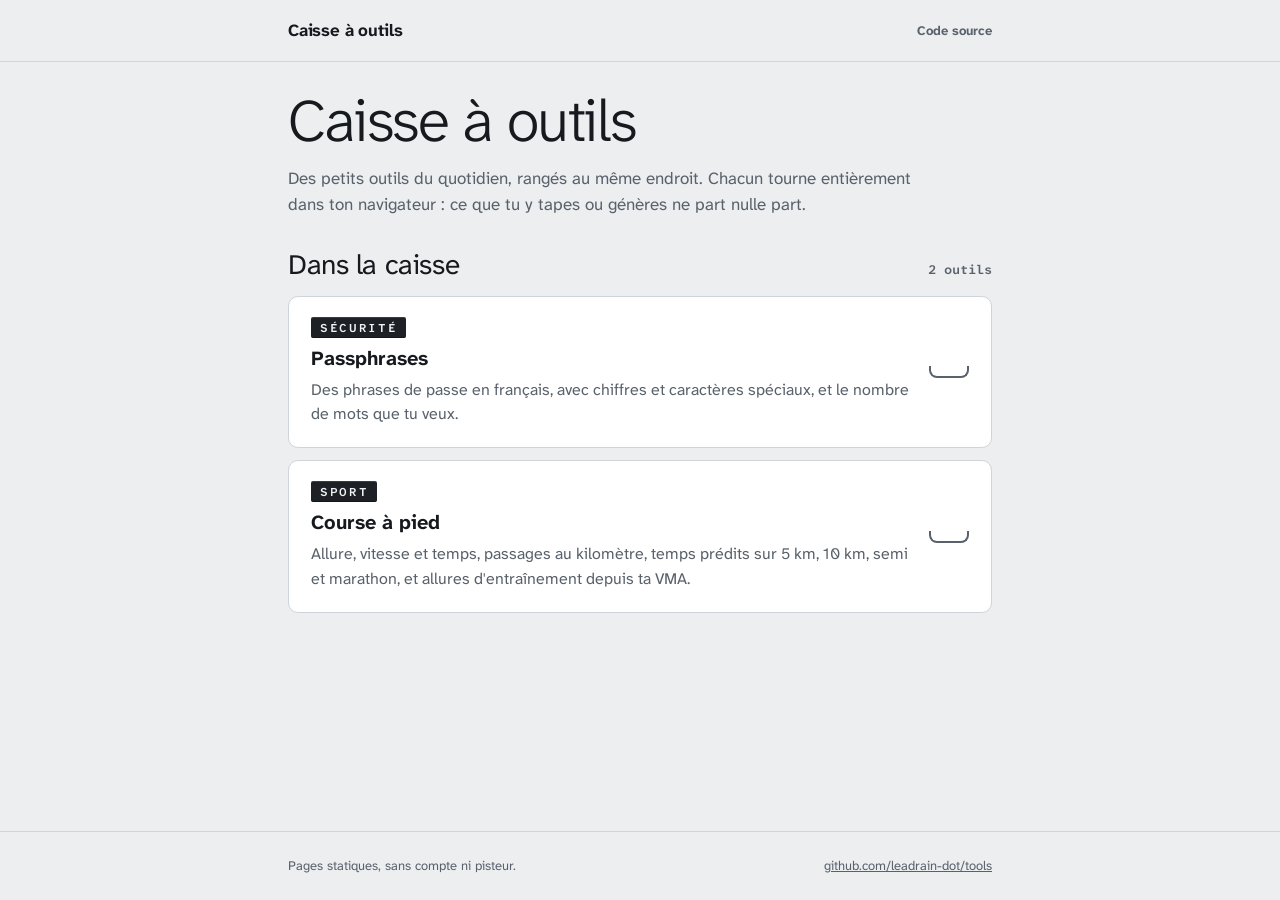
<file: index.html>
<!doctype html>
<html lang="fr">
<head>
<meta charset="utf-8">
<meta name="viewport" content="width=device-width, initial-scale=1">
<title>Caisse à outils</title>
<meta name="description" content="Petits outils du quotidien qui tournent entièrement dans le navigateur.">
<link rel="icon" href="assets/favicon.svg" type="image/svg+xml">
<link rel="preconnect" href="https://fonts.googleapis.com">
<link rel="preconnect" href="https://fonts.gstatic.com" crossorigin>
<link rel="stylesheet" href="https://fonts.googleapis.com/css2?family=Atkinson+Hyperlegible+Mono:wght@400;600&family=Atkinson+Hyperlegible+Next:wght@300;400;500;700&display=swap">
<link rel="stylesheet" href="assets/site.css">
<style>
  .drawer-head {
    display: flex;
    align-items: baseline;
    justify-content: space-between;
    gap: 16px;
    margin-bottom: 14px;
  }

  .drawer-count {
    color: var(--muted);
    font: 600 var(--step--1) / 1 var(--f-mono);
  }

  .drawers {
    display: grid;
    gap: 12px;
    margin: 0;
    padding: 0;
    list-style: none;
  }

  .drawer {
    display: grid;
    grid-template-columns: minmax(0, 1fr) auto;
    align-items: center;
    gap: 16px;
    padding: 20px 22px;
    border: 1px solid var(--line);
    border-radius: var(--radius);
    background: var(--surface);
    text-decoration: none;
    transition: border-color 0.15s, transform 0.15s;
  }

  .drawer:hover {
    border-color: var(--ink);
    transform: translateY(-1px);
  }

  .drawer-body {
    display: grid;
    justify-items: start;
    gap: 8px;
    min-width: 0;
  }

  .drawer-name {
    font-size: var(--step-1);
    font-weight: 700;
    line-height: 1.2;
  }

  .drawer-desc {
    color: var(--muted);
  }

  /* La poignée du tiroir */
  .drawer-pull {
    width: 40px;
    height: 12px;
    border: 2px solid var(--muted);
    border-top: 0;
    border-radius: 0 0 8px 8px;
    transition: border-color 0.15s;
  }

  .drawer:hover .drawer-pull { border-color: var(--ink); }
</style>
</head>
<body>

<header class="site-header">
  <div class="wrap">
    <a class="wordmark" href="./">Caisse à outils</a>
    <nav class="site-nav" aria-label="Liens"><a href="https://github.com/leadrain-dot/tools">Code source</a></nav>
  </div>
</header>

<main class="wrap">
  <div class="page-intro">
    <h1>Caisse à outils</h1>
    <p class="lede">Des petits outils du quotidien, rangés au même endroit. Chacun tourne entièrement dans ton navigateur : ce que tu y tapes ou génères ne part nulle part.</p>
  </div>

  <section aria-labelledby="drawers-title">
    <div class="drawer-head">
      <h2 class="section-title" id="drawers-title">Dans la caisse</h2>
      <span class="drawer-count" id="drawer-count">1 outil</span>
    </div>
    <ul class="drawers" id="drawers">
      <li>
        <a class="drawer" href="passphrase/">
          <span class="drawer-body">
            <span class="tape">Sécurité</span>
            <span class="drawer-name">Passphrases</span>
            <span class="drawer-desc">Des phrases de passe en français, avec chiffres et caractères spéciaux, et le nombre de mots que tu veux.</span>
          </span>
          <span class="drawer-pull" aria-hidden="true"></span>
        </a>
      </li>
      <li>
        <a class="drawer" href="course/">
          <span class="drawer-body">
            <span class="tape">Sport</span>
            <span class="drawer-name">Course à pied</span>
            <span class="drawer-desc">Allure, vitesse et temps, passages au kilomètre, temps prédits sur 5 km, 10 km, semi et marathon, et allures d'entraînement depuis ta VMA.</span>
          </span>
          <span class="drawer-pull" aria-hidden="true"></span>
        </a>
      </li>
    </ul>
  </section>
</main>

<footer class="site-footer">
  <div class="wrap">
    <p>Pages statiques, sans compte ni pisteur.</p>
    <p><a href="https://github.com/leadrain-dot/tools">github.com/leadrain-dot/tools</a></p>
  </div>
</footer>

<script>
  // Le compteur suit la liste, pour ne pas l'oublier en ajoutant un outil.
  const n = document.querySelectorAll('#drawers > li').length;
  document.getElementById('drawer-count').textContent = n + (n > 1 ? ' outils' : ' outil');
</script>
</body>
</html>
</file>
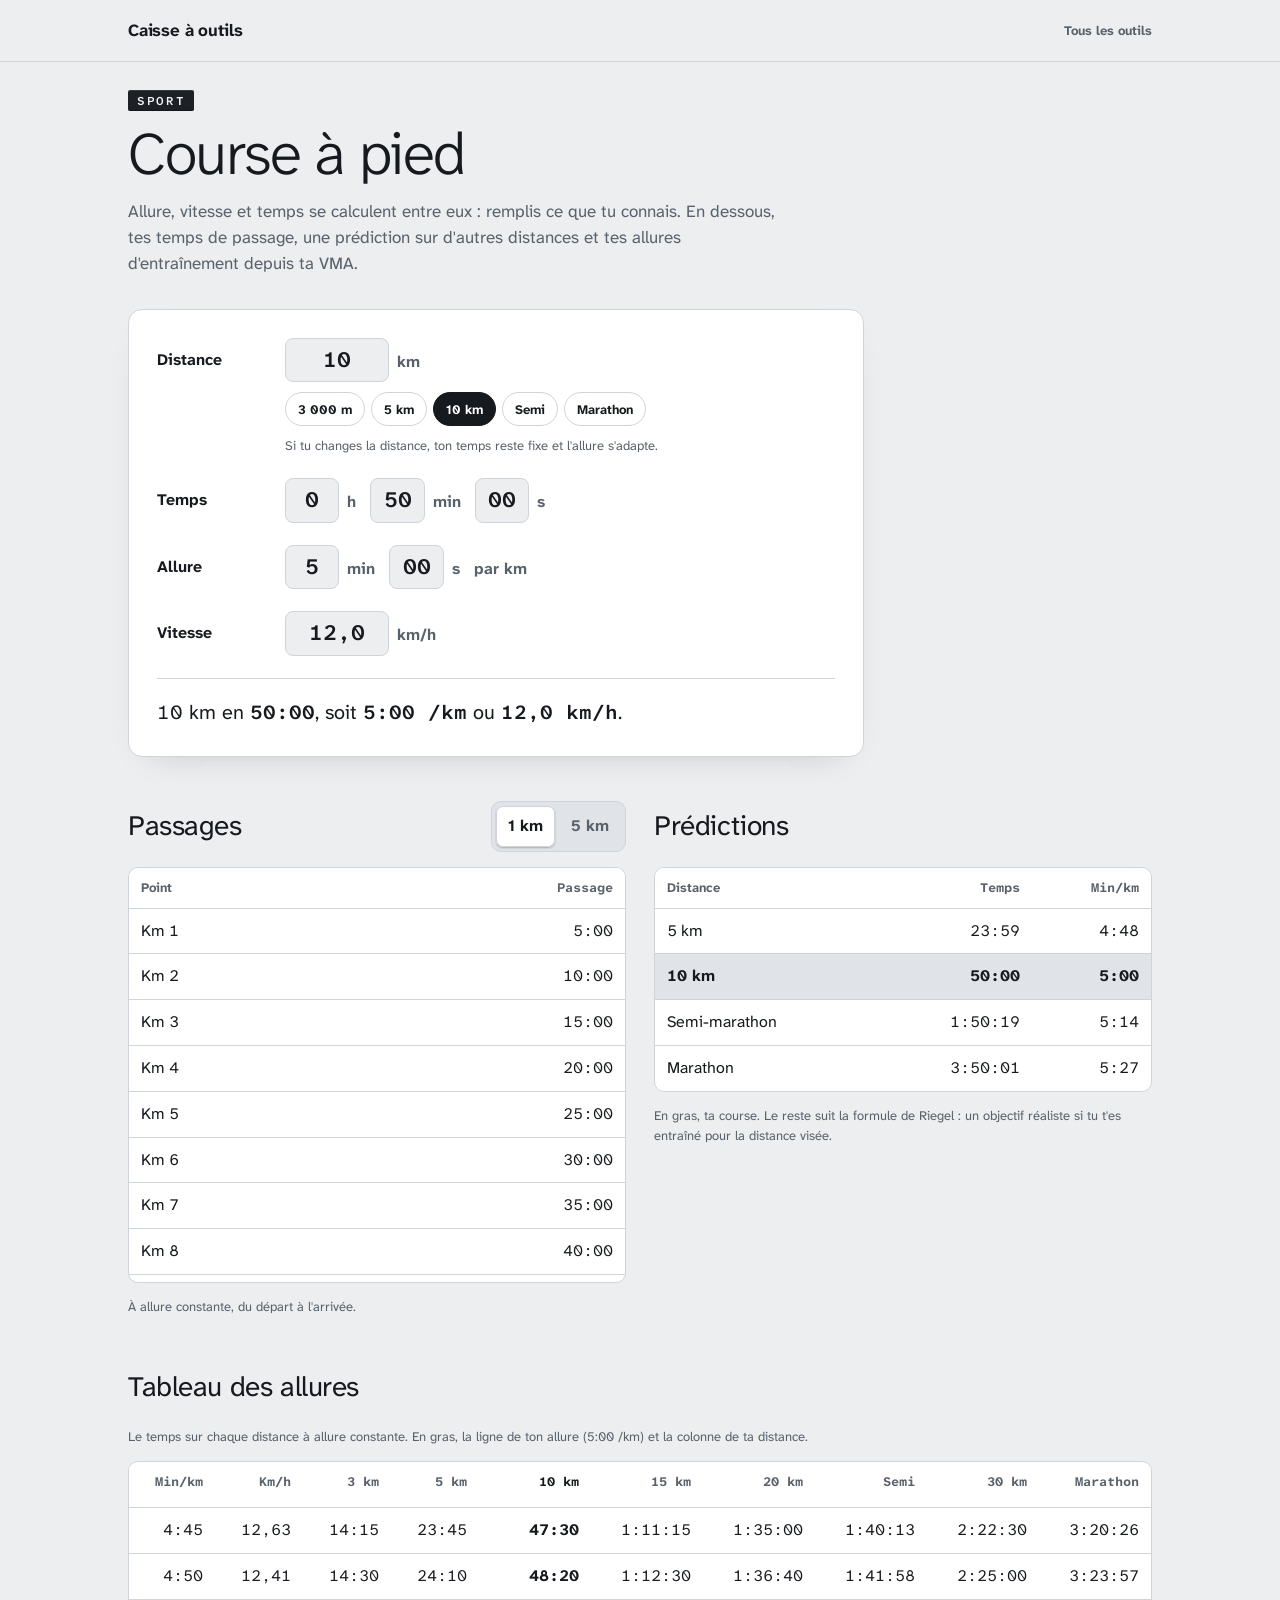
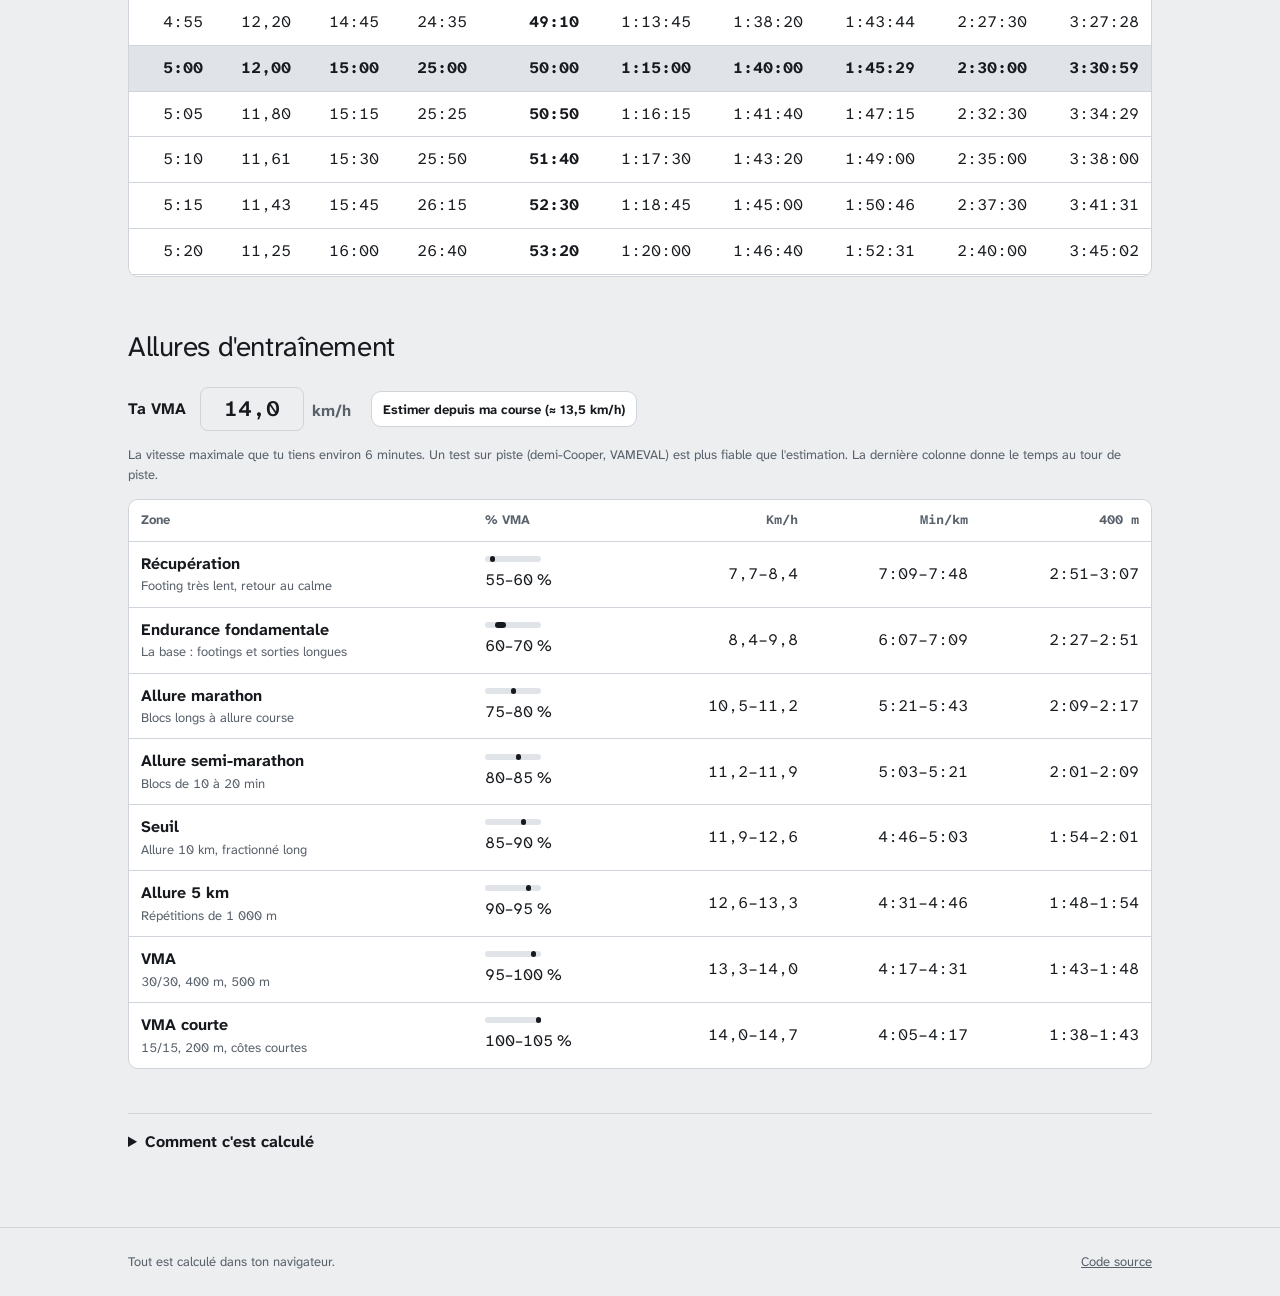
<file: course/index.html>
<!doctype html>
<html lang="fr">
<head>
<meta charset="utf-8">
<meta name="viewport" content="width=device-width, initial-scale=1">
<title>Course à pied · Caisse à outils</title>
<meta name="description" content="Calculateur d'allure, de vitesse et de temps pour la course à pied, avec temps de passage, prédictions et allures d'entraînement depuis la VMA.">
<link rel="icon" href="../assets/favicon.svg" type="image/svg+xml">
<link rel="preconnect" href="https://fonts.googleapis.com">
<link rel="preconnect" href="https://fonts.gstatic.com" crossorigin>
<link rel="stylesheet" href="https://fonts.googleapis.com/css2?family=Atkinson+Hyperlegible+Mono:wght@400;600&family=Atkinson+Hyperlegible+Next:wght@300;400;500;700&display=swap">
<link rel="stylesheet" href="../assets/site.css">
<style>
  .calc {
    display: grid;
    gap: 22px;
    padding: clamp(18px, 4vw, 28px);
    border: 1px solid var(--line);
    border-radius: 14px;
    background: var(--surface);
    box-shadow: 0 14px 34px -24px var(--shadow);
  }

  .calc { max-width: 46rem; }

  .data-table .sticky-col {
    position: sticky;
    left: 0;
    z-index: 1;
    background: var(--surface);
  }

  .data-table th.sticky-col { z-index: 2; }

  .data-table tr.is-minute .sticky-col { font-weight: 700; }

  .data-table .is-col { font-weight: 700; }

  .data-table th.is-col { color: var(--ink); }

  .calc-row {
    display: grid;
    grid-template-columns: 7rem minmax(0, 1fr);
    align-items: start;
    gap: 8px 16px;
    margin: 0;
    padding: 0;
    border: 0;
    min-width: 0;
  }

  .calc-row > .row-label {
    float: left; /* une legend doit sortir du flux pour entrer dans la grille */
    padding: 10px 0 0;
    font-weight: 700;
  }

  .row-body {
    display: grid;
    gap: 10px;
    min-width: 0;
  }

  .inputs {
    display: flex;
    flex-wrap: wrap;
    align-items: baseline;
    gap: 6px 8px;
  }

  .num-input {
    width: 3.4rem;
    padding: 8px 6px;
    border: 1px solid var(--line);
    border-radius: 8px;
    background: var(--bg);
    color: var(--ink);
    font: 600 1.375rem / 1.2 var(--f-mono);
    text-align: center;
    font-variant-numeric: tabular-nums;
  }

  .num-input.is-wide { width: 6.5rem; }

  .num-input[aria-invalid="true"] { border-color: var(--weak); }

  .unit {
    margin-right: 6px;
    color: var(--muted);
    font-weight: 700;
  }

  .chips {
    display: flex;
    flex-wrap: wrap;
    gap: 6px;
  }

  .chip {
    min-height: 34px;
    padding: 6px 12px;
    border: 1px solid var(--line);
    border-radius: 99px;
    background: transparent;
    color: var(--ink);
    font: 700 var(--step--1) / 1 var(--f-body);
    cursor: pointer;
  }

  .chip:hover { border-color: var(--ink); }

  .chip[aria-pressed="true"] {
    border-color: var(--ink);
    background: var(--ink);
    color: var(--surface);
  }

  .hint {
    margin: 0;
    color: var(--muted);
    font-size: var(--step--1);
  }

  .error {
    margin: 0;
    color: var(--weak);
    font-size: var(--step--1);
    font-weight: 700;
  }

  .summary {
    margin: 0;
    padding-top: 18px;
    border-top: 1px solid var(--line);
    font-size: var(--step-1);
    font-variant-numeric: tabular-nums;
  }

  .summary b { font-family: var(--f-mono); font-weight: 600; }

  /* Sections sous la calculette */

  .block {
    display: grid;
    align-content: start;
    gap: 14px;
    margin-top: 44px;
    min-width: 0;
  }

  .block-head {
    min-height: 52px;
    display: flex;
    flex-wrap: wrap;
    align-items: center;
    justify-content: space-between;
    gap: 10px 16px;
  }

  .pair {
    display: grid;
    grid-template-columns: minmax(0, 1fr);
    gap: 0 28px;
  }

  @media (min-width: 720px) {
    .pair { grid-template-columns: repeat(2, minmax(0, 1fr)); }
  }

  .vma-controls {
    display: flex;
    flex-wrap: wrap;
    align-items: center;
    gap: 10px 14px;
  }

  .vma-controls label { font-weight: 700; }

  .zone-name { display: block; font-weight: 700; }

  .zone-use {
    display: block;
    color: var(--muted);
    font-size: var(--step--1);
    white-space: normal;
    min-width: 9rem;
  }

  .intensity {
    display: grid;
    justify-items: start;
    gap: 6px;
  }

  .bar {
    position: relative;
    width: 3.5rem;
    height: 6px;
    border-radius: 99px;
    background: var(--well);
  }

  .bar span {
    position: absolute;
    top: 0;
    bottom: 0;
    border-radius: 99px;
    background: var(--ink);
  }

  .how {
    margin-top: 44px;
    padding-top: 16px;
    border-top: 1px solid var(--line);
  }

  .how summary {
    font-weight: 700;
    cursor: pointer;
  }

  .how p {
    max-width: 65ch;
    color: var(--muted);
  }

  @media (max-width: 520px) {
    .calc-row { grid-template-columns: minmax(0, 1fr); }
    .calc-row > .row-label { padding-top: 0; }
  }
</style>
</head>
<body>

<header class="site-header">
  <div class="wrap wrap-wide">
    <a class="wordmark" href="../">Caisse à outils</a>
    <nav class="site-nav" aria-label="Navigation"><a href="../">Tous les outils</a></nav>
  </div>
</header>

<main class="wrap wrap-wide">
  <div class="page-intro">
    <span class="tape">Sport</span>
    <h1>Course à pied</h1>
    <p class="lede">Allure, vitesse et temps se calculent entre eux : remplis ce que tu connais. En dessous, tes temps de passage, une prédiction sur d'autres distances et tes allures d'entraînement depuis ta VMA.</p>
  </div>

  <form class="calc" id="calc" aria-label="Calcul d'allure" novalidate>
    <div class="calc-row">
      <label class="row-label" for="dist">Distance</label>
      <div class="row-body">
        <div class="inputs">
          <input class="num-input is-wide" id="dist" type="text" inputmode="decimal" autocomplete="off">
          <span class="unit">km</span>
        </div>
        <div class="chips" id="presets"></div>
        <p class="hint" id="lock-hint"></p>
      </div>
    </div>

    <fieldset class="calc-row">
      <legend class="row-label">Temps</legend>
      <div class="inputs">
        <input class="num-input" id="time-h" type="text" inputmode="numeric" maxlength="2" autocomplete="off" aria-label="Heures"><span class="unit">h</span>
        <input class="num-input" id="time-m" type="text" inputmode="numeric" maxlength="3" autocomplete="off" aria-label="Minutes"><span class="unit">min</span>
        <input class="num-input" id="time-s" type="text" inputmode="numeric" maxlength="2" autocomplete="off" aria-label="Secondes"><span class="unit">s</span>
      </div>
    </fieldset>

    <fieldset class="calc-row">
      <legend class="row-label">Allure</legend>
      <div class="inputs">
        <input class="num-input" id="pace-m" type="text" inputmode="numeric" maxlength="2" autocomplete="off" aria-label="Minutes par kilomètre"><span class="unit">min</span>
        <input class="num-input" id="pace-s" type="text" inputmode="numeric" maxlength="2" autocomplete="off" aria-label="Secondes par kilomètre"><span class="unit">s</span>
        <span class="unit">par km</span>
      </div>
    </fieldset>

    <div class="calc-row">
      <label class="row-label" for="speed">Vitesse</label>
      <div class="inputs">
        <input class="num-input is-wide" id="speed" type="text" inputmode="decimal" autocomplete="off">
        <span class="unit">km/h</span>
      </div>
    </div>

    <p class="error" id="calc-error" hidden></p>
    <p class="summary" id="summary" aria-live="polite"></p>
  </form>

  <div class="pair">
    <section class="block" aria-labelledby="splits-title">
      <div class="block-head">
        <h2 class="section-title" id="splits-title">Passages</h2>
        <div class="seg" role="radiogroup" aria-label="Écart entre deux passages">
          <input type="radio" name="step" id="step-1" value="1"><label for="step-1">1 km</label>
          <input type="radio" name="step" id="step-5" value="5"><label for="step-5">5 km</label>
        </div>
      </div>
      <div class="table-wrap is-tall">
        <table class="data-table">
          <thead><tr><th scope="col">Point</th><th scope="col" class="num">Passage</th></tr></thead>
          <tbody id="splits"></tbody>
        </table>
      </div>
      <p class="hint">À allure constante, du départ à l'arrivée.</p>
    </section>

    <section class="block" aria-labelledby="predict-title">
      <div class="block-head">
        <h2 class="section-title" id="predict-title">Prédictions</h2>
      </div>
      <div class="table-wrap">
        <table class="data-table">
          <thead><tr><th scope="col">Distance</th><th scope="col" class="num">Temps</th><th scope="col" class="num">Min/km</th></tr></thead>
          <tbody id="predictions"></tbody>
        </table>
      </div>
      <p class="hint">En gras, ta course. Le reste suit la formule de Riegel : un objectif réaliste si tu t'es entraîné pour la distance visée.</p>
    </section>
  </div>

  <section class="block" aria-labelledby="paces-title">
    <div class="block-head">
      <h2 class="section-title" id="paces-title">Tableau des allures</h2>
    </div>
    <p class="hint" id="paces-note"></p>
    <div class="table-wrap is-tall" id="paces-wrap">
      <table class="data-table" id="paces-table">
        <thead>
          <tr>
            <th scope="col" class="num sticky-col">Min/km</th>
            <th scope="col" class="num">Km/h</th>
            <th scope="col" class="num" data-col="0">3 km</th>
            <th scope="col" class="num" data-col="1">5 km</th>
            <th scope="col" class="num" data-col="2">10 km</th>
            <th scope="col" class="num" data-col="3">15 km</th>
            <th scope="col" class="num" data-col="4">20 km</th>
            <th scope="col" class="num" data-col="5">Semi</th>
            <th scope="col" class="num" data-col="6">30 km</th>
            <th scope="col" class="num" data-col="7">Marathon</th>
          </tr>
        </thead>
        <tbody id="paces"></tbody>
      </table>
    </div>
  </section>

  <section class="block" aria-labelledby="zones-title">
    <div class="block-head">
      <h2 class="section-title" id="zones-title">Allures d'entraînement</h2>
    </div>
    <div class="vma-controls">
      <label for="vma">Ta VMA</label>
      <span class="inputs">
        <input class="num-input is-wide" id="vma" type="text" inputmode="decimal" autocomplete="off">
        <span class="unit">km/h</span>
      </span>
      <button class="btn btn-small" id="vma-estimate" type="button">Estimer depuis ma course</button>
    </div>
    <p class="error" id="vma-error" hidden>Entre une VMA entre 6 et 30 km/h, par exemple 14 ou 15,5.</p>
    <p class="hint">La vitesse maximale que tu tiens environ 6 minutes. Un test sur piste (demi-Cooper, VAMEVAL) est plus fiable que l'estimation. La dernière colonne donne le temps au tour de piste.</p>
    <div class="table-wrap">
      <table class="data-table">
        <thead>
          <tr>
            <th scope="col">Zone</th>
            <th scope="col">% VMA</th>
            <th scope="col" class="num">Km/h</th>
            <th scope="col" class="num">Min/km</th>
            <th scope="col" class="num">400 m</th>
          </tr>
        </thead>
        <tbody id="zones"></tbody>
      </table>
    </div>
  </section>

  <details class="how">
    <summary>Comment c'est calculé</summary>
    <p>L'allure, c'est le temps divisé par la distance, et la vitesse en km/h vaut 3 600 divisé par l'allure en secondes. Quand tu changes la distance, on garde la dernière valeur que tu as tapée : ton temps ou ton allure.</p>
    <p>Les prédictions suivent la formule de Peter Riegel : temps visé = ton temps × (distance visée ÷ ta distance)<sup>1,06</sup>. Elle marche bien entre quelques minutes et environ 4 heures d'effort. Sur marathon, elle est souvent optimiste si tu manques de sorties longues.</p>
    <p>Le tableau des allures, c'est simplement l'allure multipliée par la distance : le temps si tu tiens la même allure du début à la fin. Pour un objectif réaliste sur une distance plus longue que ta course, regarde plutôt les prédictions.</p>
    <p>L'estimation de VMA cherche la distance que tu tiendrais 6 minutes d'après la même formule, puis la convertit en km/h. Les zones sont les repères habituels en pourcentage de VMA ; ils varient d'un coureur à l'autre.</p>
    <p>Rien ne quitte la page. Tes dernières valeurs sont mémorisées dans ce navigateur.</p>
  </details>
</main>

<footer class="site-footer">
  <div class="wrap wrap-wide">
    <p>Tout est calculé dans ton navigateur.</p>
    <p><a href="https://github.com/leadrain-dot/tools/tree/main/course">Code source</a></p>
  </div>
</footer>

<script>
(() => {
  'use strict';

  const STORE_KEY = 'caisse-a-outils.course.v1';
  const DEFAULTS = { dist: 10, time: 3000, pace: 300, lock: 'time', vma: 14, step: 1 };
  const SEMI = 21.0975;
  const MARATHON = 42.195;
  const RIEGEL = 1.06;
  const PRESETS = [
    { km: 3, label: '3 000 m' },
    { km: 5, label: '5 km' },
    { km: 10, label: '10 km' },
    { km: SEMI, label: 'Semi' },
    { km: MARATHON, label: 'Marathon' },
  ];
  const PREDICTED = [5, 10, SEMI, MARATHON];
  // Tableau des allures : de 2:30 à 9:00 /km, toutes les 5 s, temps à allure constante.
  const PACE_FROM = 150;
  const PACE_TO = 540;
  const PACE_STEP = 5;
  const PACE_COLUMNS = [3, 5, 10, 15, 20, SEMI, 30, MARATHON];
  const ZONES = [
    { name: 'Récupération', lo: 55, hi: 60, use: 'Footing très lent, retour au calme' },
    { name: 'Endurance fondamentale', lo: 60, hi: 70, use: 'La base : footings et sorties longues' },
    { name: 'Allure marathon', lo: 75, hi: 80, use: 'Blocs longs à allure course' },
    { name: 'Allure semi-marathon', lo: 80, hi: 85, use: 'Blocs de 10 à 20 min' },
    { name: 'Seuil', lo: 85, hi: 90, use: 'Allure 10 km, fractionné long' },
    { name: 'Allure 5 km', lo: 90, hi: 95, use: 'Répétitions de 1 000 m' },
    { name: 'VMA', lo: 95, hi: 100, use: '30/30, 400 m, 500 m' },
    { name: 'VMA courte', lo: 100, hi: 105, use: '15/15, 200 m, côtes courtes' },
  ];

  const $ = id => document.getElementById(id);
  const nf1 = new Intl.NumberFormat('fr-FR', { minimumFractionDigits: 1, maximumFractionDigits: 1 });
  const nf2 = new Intl.NumberFormat('fr-FR', { minimumFractionDigits: 2, maximumFractionDigits: 2 });
  const nfDist = new Intl.NumberFormat('fr-FR', { maximumFractionDigits: 4, useGrouping: false });
  const nfKm = new Intl.NumberFormat('fr-FR', { maximumFractionDigits: 3 });
  const p2 = n => String(n).padStart(2, '0');
  const same = (a, b) => Math.abs(a - b) < 1e-6;

  function fmtDuration(sec) {
    const t = Math.round(sec);
    const h = Math.floor(t / 3600);
    const m = Math.floor((t % 3600) / 60);
    const s = t % 60;
    return h ? `${h}:${p2(m)}:${p2(s)}` : `${m}:${p2(s)}`;
  }

  function distName(km) {
    if (same(km, SEMI)) return 'Semi-marathon';
    if (same(km, MARATHON)) return 'Marathon';
    return `${nfKm.format(km)} km`;
  }

  const readInt = input => {
    const v = parseInt(input.value, 10);
    return Number.isFinite(v) && v >= 0 ? v : 0;
  };

  const readDecimal = input => {
    const v = parseFloat(String(input.value).trim().replace(',', '.'));
    return Number.isFinite(v) ? v : NaN;
  };

  // Temps prédit sur une autre distance (Peter Riegel).
  const riegel = (time, dist, target) => time * Math.pow(target / dist, RIEGEL);

  // Distance tenue en 6 minutes selon Riegel, ramenée en km/h.
  const estimateVma = (time, dist) => dist * Math.pow(360 / time, 1 / RIEGEL) * 10;

  function load() {
    try {
      const raw = JSON.parse(localStorage.getItem(STORE_KEY) || 'null');
      if (!raw) return { ...DEFAULTS };
      const ok = (v, lo, hi) => typeof v === 'number' && v > lo && v <= hi;
      return {
        dist: ok(raw.dist, 0, 1000) ? raw.dist : DEFAULTS.dist,
        time: ok(raw.time, 0, 1e6) ? raw.time : DEFAULTS.time,
        pace: ok(raw.pace, 0, 3600) ? raw.pace : DEFAULTS.pace,
        lock: raw.lock === 'pace' ? 'pace' : 'time',
        vma: ok(raw.vma, 5, 30) ? raw.vma : DEFAULTS.vma,
        step: raw.step === 5 ? 5 : 1,
      };
    } catch {
      return { ...DEFAULTS };
    }
  }

  function save() {
    try { localStorage.setItem(STORE_KEY, JSON.stringify(state)); } catch { /* stockage indisponible */ }
  }

  const state = load();
  // Le temps et l'allure doivent rester cohérents avec la distance au chargement.
  if (state.lock === 'time') state.pace = state.time / state.dist;
  else state.time = state.pace * state.dist;

  const el = {
    dist: $('dist'), h: $('time-h'), m: $('time-m'), s: $('time-s'),
    pm: $('pace-m'), ps: $('pace-s'), speed: $('speed'), vma: $('vma'),
  };

  function writeDist() { el.dist.value = nfDist.format(state.dist); }
  function writeTime() {
    const t = Math.round(state.time);
    el.h.value = Math.floor(t / 3600);
    el.m.value = p2(Math.floor((t % 3600) / 60));
    el.s.value = p2(t % 60);
  }
  function writePace() {
    const t = Math.round(state.pace);
    el.pm.value = Math.floor(t / 60);
    el.ps.value = p2(t % 60);
  }
  function writeSpeed() { el.speed.value = nf1.format(3600 / state.pace); }
  function writeVma() { el.vma.value = nf1.format(state.vma); }

  function showError(message, inputs) {
    const box = $('calc-error');
    box.hidden = !message;
    box.textContent = message || '';
    Object.values(el).forEach(i => { if (i !== el.vma) i.removeAttribute('aria-invalid'); });
    (inputs || []).forEach(i => i.setAttribute('aria-invalid', 'true'));
  }

  // Chaque saisie met à jour les autres champs, jamais celui qu'on est en train de taper.
  function onDist() {
    const d = readDecimal(el.dist);
    if (!(d > 0 && d <= 1000)) return showError('Entre une distance en km, par exemple 10 ou 21,1.', [el.dist]);
    showError();
    state.dist = d;
    if (state.lock === 'time') { state.pace = state.time / d; writePace(); writeSpeed(); }
    else { state.time = state.pace * d; writeTime(); }
    update();
  }

  function onTime() {
    const t = readInt(el.h) * 3600 + readInt(el.m) * 60 + readInt(el.s);
    if (t <= 0) return showError('Entre un temps, par exemple 50 min.', [el.h, el.m, el.s]);
    showError();
    state.time = t;
    state.lock = 'time';
    state.pace = t / state.dist;
    writePace();
    writeSpeed();
    update();
  }

  function onPace() {
    const p = readInt(el.pm) * 60 + readInt(el.ps);
    if (p <= 0) return showError('Entre une allure, par exemple 5 min 30 s par km.', [el.pm, el.ps]);
    showError();
    state.pace = p;
    state.lock = 'pace';
    state.time = p * state.dist;
    writeTime();
    writeSpeed();
    update();
  }

  function onSpeed() {
    const v = readDecimal(el.speed);
    if (!(v > 0 && v <= 60)) return showError('Entre une vitesse en km/h, par exemple 12 ou 12,5.', [el.speed]);
    showError();
    state.pace = 3600 / v;
    state.lock = 'pace';
    state.time = state.pace * state.dist;
    writeTime();
    writePace();
    update();
  }

  function onVma() {
    const v = readDecimal(el.vma);
    const valid = v >= 6 && v <= 30;
    $('vma-error').hidden = valid;
    el.vma.setAttribute('aria-invalid', String(!valid));
    if (!valid) return;
    state.vma = v;
    update();
  }

  function cell(text, className) {
    const td = document.createElement('td');
    if (className) td.className = className;
    td.textContent = text;
    return td;
  }

  function renderSummary() {
    const summary = $('summary');
    summary.replaceChildren(
      `${distName(state.dist)} en `,
      Object.assign(document.createElement('b'), { textContent: fmtDuration(state.time) }),
      ', soit ',
      Object.assign(document.createElement('b'), { textContent: `${fmtDuration(state.pace)} /km` }),
      ' ou ',
      Object.assign(document.createElement('b'), { textContent: `${nf1.format(3600 / state.pace)} km/h` }),
      '.',
    );
    $('lock-hint').textContent = state.lock === 'time'
      ? 'Si tu changes la distance, ton temps reste fixe et l\'allure s\'adapte.'
      : 'Si tu changes la distance, ton allure reste fixe et le temps s\'adapte.';
    document.querySelectorAll('#presets .chip').forEach(chip => {
      chip.setAttribute('aria-pressed', String(same(Number(chip.dataset.km), state.dist)));
    });
  }

  function renderSplits() {
    const rows = [];
    for (let k = state.step; k < state.dist - 1e-9; k += state.step) {
      const tr = document.createElement('tr');
      tr.append(cell(`Km ${k}`), cell(fmtDuration(k * state.pace), 'num'));
      rows.push(tr);
    }
    const finish = document.createElement('tr');
    finish.className = 'is-ref';
    finish.append(cell(`Arrivée · ${nfKm.format(state.dist)} km`), cell(fmtDuration(state.time), 'num'));
    rows.push(finish);
    $('splits').replaceChildren(...rows);
  }

  function renderPredictions() {
    const targets = PREDICTED.some(km => same(km, state.dist)) ? PREDICTED : [...PREDICTED, state.dist].sort((a, b) => a - b);
    $('predictions').replaceChildren(...targets.map(km => {
      const isRef = same(km, state.dist);
      const time = isRef ? state.time : riegel(state.time, state.dist, km);
      const tr = document.createElement('tr');
      if (isRef) tr.className = 'is-ref';
      tr.append(cell(distName(km)), cell(fmtDuration(time), 'num'), cell(fmtDuration(time / km), 'num'));
      return tr;
    }));
  }

  const paceRows = [];
  let paceMarked = null;

  // Les lignes ne dépendent de rien : on les construit une fois, puis on ne change que le surlignage.
  function buildPaceTable() {
    for (let pace = PACE_FROM; pace <= PACE_TO; pace += PACE_STEP) {
      const tr = document.createElement('tr');
      if (pace % 60 === 0) tr.className = 'is-minute';
      tr.append(cell(fmtDuration(pace), 'num sticky-col'), cell(nf2.format(3600 / pace), 'num'));
      PACE_COLUMNS.forEach((km, i) => {
        const td = cell(fmtDuration(pace * km), 'num');
        td.dataset.col = i;
        tr.append(td);
      });
      paceRows.push(tr);
    }
    $('paces').replaceChildren(...paceRows);
  }

  function renderPaceTable() {
    const index = Math.round((state.pace - PACE_FROM) / PACE_STEP);
    const marked = index >= 0 && index < paceRows.length ? index : -1;
    paceRows.forEach((tr, i) => tr.classList.toggle('is-ref', i === marked));

    const col = PACE_COLUMNS.findIndex(km => same(km, state.dist));
    document.querySelectorAll('#paces-table [data-col]').forEach(c => c.classList.toggle('is-col', Number(c.dataset.col) === col));

    const pace = `${fmtDuration(state.pace)} /km`;
    $('paces-note').textContent = marked >= 0
      ? `Le temps sur chaque distance à allure constante. En gras, la ligne de ton allure (${pace})${col >= 0 ? ' et la colonne de ta distance' : ''}.`
      : `Le temps sur chaque distance à allure constante. Ton allure (${pace}) sort du tableau, qui va de 2:30 à 9:00 /km.`;

    // Fait défiler le tableau (pas la page) jusqu'à ta ligne quand elle change.
    if (marked >= 0 && marked !== paceMarked) {
      const wrap = $('paces-wrap');
      const row = paceRows[marked];
      wrap.scrollTop = row.offsetTop - wrap.clientHeight / 2 + row.offsetHeight / 2;
    }
    paceMarked = marked;
  }

  function renderZones() {
    const scale = pct => ((pct - 50) / (105 - 50)) * 100;
    $('zones').replaceChildren(...ZONES.map(z => {
      const slow = (state.vma * z.lo) / 100;
      const fast = (state.vma * z.hi) / 100;
      const tr = document.createElement('tr');

      const name = document.createElement('td');
      name.append(
        Object.assign(document.createElement('span'), { className: 'zone-name', textContent: z.name }),
        Object.assign(document.createElement('span'), { className: 'zone-use', textContent: z.use }),
      );

      const pct = document.createElement('td');
      const wrap = Object.assign(document.createElement('div'), { className: 'intensity' });
      const bar = Object.assign(document.createElement('div'), { className: 'bar' });
      bar.setAttribute('aria-hidden', 'true');
      const fill = document.createElement('span');
      fill.style.left = scale(z.lo) + '%';
      fill.style.width = (scale(z.hi) - scale(z.lo)) + '%';
      bar.append(fill);
      wrap.append(bar, `${z.lo}–${z.hi} %`);
      pct.append(wrap);

      tr.append(
        name,
        pct,
        cell(`${nf1.format(slow)}–${nf1.format(fast)}`, 'num'),
        cell(`${fmtDuration(3600 / fast)}–${fmtDuration(3600 / slow)}`, 'num'),
        cell(`${fmtDuration(1440 / fast)}–${fmtDuration(1440 / slow)}`, 'num'),
      );
      return tr;
    }));
    $('vma-estimate').textContent = `Estimer depuis ma course (≈ ${nf1.format(estimateVma(state.time, state.dist))} km/h)`;
  }

  function update() {
    renderSummary();
    renderSplits();
    renderPredictions();
    renderPaceTable();
    renderZones();
    save();
  }

  // Préréglages de distance
  $('presets').replaceChildren(...PRESETS.map(p => {
    const chip = document.createElement('button');
    chip.type = 'button';
    chip.className = 'chip';
    chip.dataset.km = p.km;
    chip.textContent = p.label;
    chip.addEventListener('click', () => { el.dist.value = nfDist.format(p.km); onDist(); });
    return chip;
  }));

  el.dist.addEventListener('input', onDist);
  [el.h, el.m, el.s].forEach(i => i.addEventListener('input', onTime));
  [el.pm, el.ps].forEach(i => i.addEventListener('input', onPace));
  el.speed.addEventListener('input', onSpeed);
  el.vma.addEventListener('input', onVma);

  // En quittant un champ, on remet la saisie au propre (75 min devient 1 h 15).
  el.dist.addEventListener('change', () => { if (!el.dist.getAttribute('aria-invalid')) writeDist(); });
  [el.h, el.m, el.s].forEach(i => i.addEventListener('change', () => { if (!i.getAttribute('aria-invalid')) writeTime(); }));
  [el.pm, el.ps].forEach(i => i.addEventListener('change', () => { if (!i.getAttribute('aria-invalid')) writePace(); }));
  el.speed.addEventListener('change', () => { if (!el.speed.getAttribute('aria-invalid')) writeSpeed(); });
  el.vma.addEventListener('change', () => { if (el.vma.getAttribute('aria-invalid') !== 'true') writeVma(); });

  $('calc').addEventListener('submit', e => e.preventDefault());

  document.querySelectorAll('input[name="step"]').forEach(radio => {
    radio.addEventListener('change', () => { state.step = Number(radio.value); update(); });
  });

  $('vma-estimate').addEventListener('click', () => {
    state.vma = Math.round(estimateVma(state.time, state.dist) * 10) / 10;
    writeVma();
    $('vma-error').hidden = true;
    el.vma.setAttribute('aria-invalid', 'false');
    update();
  });

  writeDist();
  writeTime();
  writePace();
  writeSpeed();
  writeVma();
  $(`step-${state.step}`).checked = true;
  buildPaceTable();
  update();
})();
</script>
</body>
</html>
</file>
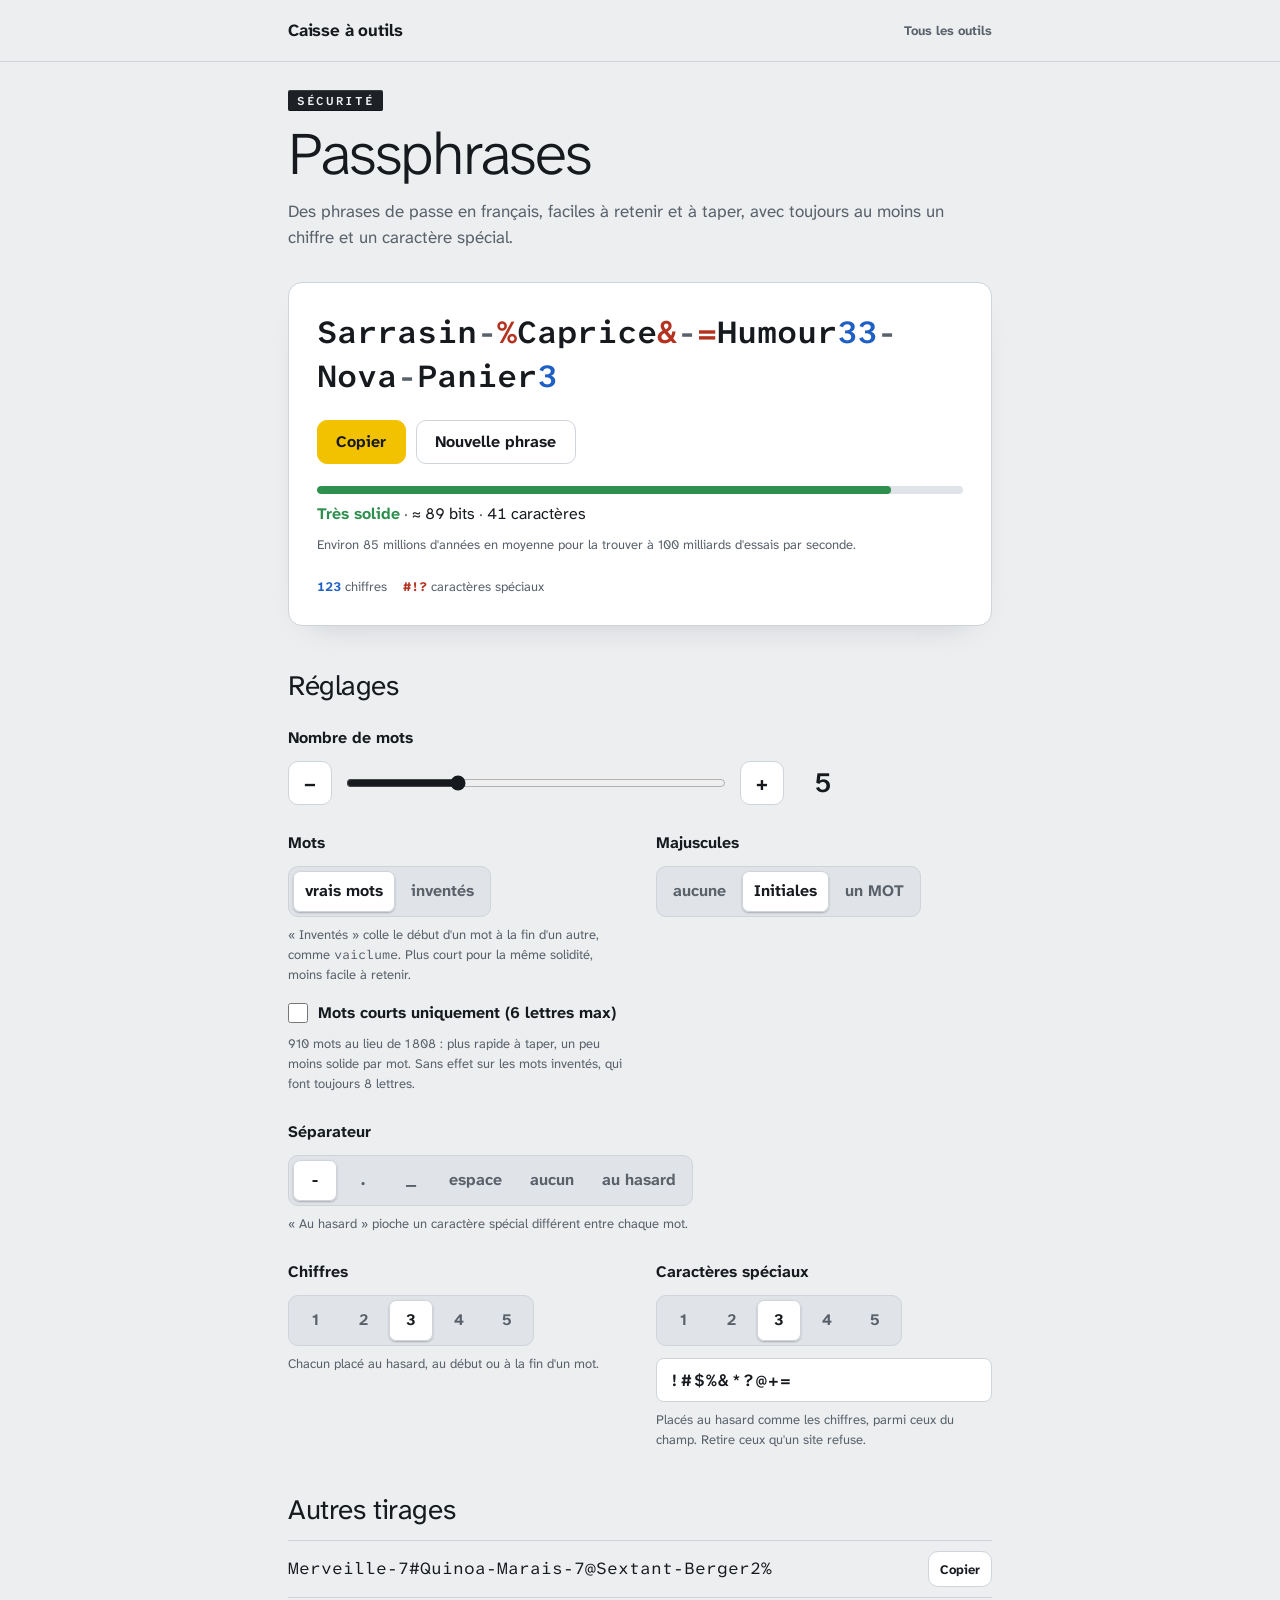
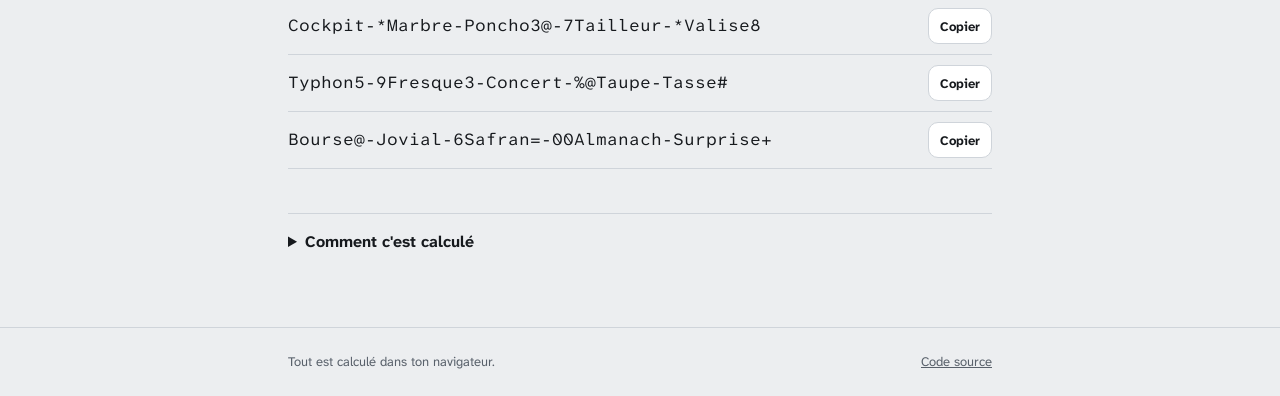
<file: passphrase/index.html>
<!doctype html>
<html lang="fr">
<head>
<meta charset="utf-8">
<meta name="viewport" content="width=device-width, initial-scale=1">
<title>Passphrases · Caisse à outils</title>
<meta name="description" content="Générateur de phrases de passe en français, avec chiffres et caractères spéciaux, calculé dans le navigateur.">
<link rel="icon" href="../assets/favicon.svg" type="image/svg+xml">
<link rel="preconnect" href="https://fonts.googleapis.com">
<link rel="preconnect" href="https://fonts.gstatic.com" crossorigin>
<link rel="stylesheet" href="https://fonts.googleapis.com/css2?family=Atkinson+Hyperlegible+Mono:wght@400;600&family=Atkinson+Hyperlegible+Next:wght@300;400;500;700&display=swap">
<link rel="stylesheet" href="../assets/site.css">
<style>
  .result {
    display: grid;
    gap: 22px;
    padding: clamp(18px, 4vw, 28px);
    border: 1px solid var(--line);
    border-radius: 14px;
    background: var(--surface);
    box-shadow: 0 14px 34px -24px var(--shadow);
  }

  .phrase {
    display: block;
    min-height: 2.7em;
    font: 600 clamp(1.3rem, 4.6vw, 2rem) / 1.35 var(--f-mono);
    overflow-wrap: anywhere;
    user-select: all;
    -webkit-user-select: all;
  }

  .phrase.fresh { animation: settle 0.22s ease-out; }

  @keyframes settle {
    from { opacity: 0.25; transform: translateY(3px); }
    to { opacity: 1; transform: none; }
  }

  .phrase .d { color: var(--digit); }
  .phrase .s { color: var(--symbol); }
  .phrase .sep { color: var(--muted); }

  .result-actions {
    display: flex;
    flex-wrap: wrap;
    gap: 10px;
  }

  .strength {
    display: grid;
    gap: 8px;
  }

  .meter {
    height: 8px;
    overflow: hidden;
    border-radius: 99px;
    background: var(--well);
  }

  .meter span {
    display: block;
    width: 0;
    height: 100%;
    border-radius: inherit;
    background: var(--good);
  }

  .meter.live span { transition: width 0.25s ease, background-color 0.25s; }

  .strength-line {
    margin: 0;
    font-variant-numeric: tabular-nums;
  }

  .strength-line .sep-dot { color: var(--muted); }

  .crack {
    margin: 0;
    color: var(--muted);
    font-size: var(--step--1);
  }

  .legend {
    display: flex;
    flex-wrap: wrap;
    gap: 4px 16px;
    margin: 0;
    color: var(--muted);
    font-size: var(--step--1);
  }

  .legend b { font-family: var(--f-mono); }
  .legend .d { color: var(--digit); }
  .legend .s { color: var(--symbol); }

  /* Réglages */

  .settings {
    display: grid;
    gap: 24px;
    margin-top: 44px;
  }

  .settings-grid {
    display: grid;
    grid-template-columns: repeat(auto-fit, minmax(min(100%, 19rem), 1fr));
    gap: 26px 32px;
  }

  .field {
    min-width: 0;
    margin: 0;
    padding: 0;
    border: 0;
  }

  .field-wide { grid-column: 1 / -1; }

  .field-label {
    display: block;
    margin-bottom: 10px;
    padding: 0;
    font-weight: 700;
  }

  .hint {
    margin: 8px 0 0;
    color: var(--muted);
    font-size: var(--step--1);
  }

  .words-control {
    display: flex;
    align-items: center;
    gap: 12px;
    max-width: 34rem;
  }

  .words-control input[type="range"] {
    flex: 1;
    min-width: 0;
    accent-color: var(--ink);
  }

  .count {
    min-width: 2ch;
    font: 600 var(--step-2) / 1 var(--f-mono);
    font-variant-numeric: tabular-nums;
    text-align: right;
  }

  .text-input {
    width: 100%;
    max-width: 22rem;
    margin-top: 12px;
    padding: 10px 12px;
    border: 1px solid var(--line);
    border-radius: 8px;
    background: var(--surface);
    color: var(--ink);
    font: 600 1.0625rem / 1.3 var(--f-mono);
    letter-spacing: 0.08em;
  }

  .text-input[aria-invalid="true"] { border-color: var(--weak); }

  .error {
    margin: 6px 0 0;
    color: var(--weak);
    font-size: var(--step--1);
    font-weight: 700;
  }

  .check {
    display: flex;
    align-items: center;
    gap: 10px;
    font-weight: 700;
    cursor: pointer;
  }

  .check input {
    width: 20px;
    height: 20px;
    margin: 0;
    accent-color: var(--ink);
  }

  .field .check { margin-top: 16px; }

  .check:has(input:disabled) {
    color: var(--muted);
    cursor: not-allowed;
  }

  /* Autres tirages */

  .alts {
    display: grid;
    gap: 14px;
    margin-top: 44px;
  }

  .alt-list {
    margin: 0;
    padding: 0;
    border-top: 1px solid var(--line);
    list-style: none;
  }

  .alt-list li {
    display: flex;
    align-items: center;
    justify-content: space-between;
    gap: 12px;
    padding-block: 10px;
    border-bottom: 1px solid var(--line);
  }

  .alt-text {
    min-width: 0;
    font: 400 1.0625rem / 1.4 var(--f-mono);
    overflow-wrap: anywhere;
  }

  /* Explications */

  .how {
    margin-top: 44px;
    padding-top: 16px;
    border-top: 1px solid var(--line);
  }

  .how summary {
    font-weight: 700;
    cursor: pointer;
  }

  .how p {
    max-width: 65ch;
    color: var(--muted);
  }

  .how code { font-family: var(--f-mono); color: var(--ink); }
</style>
</head>
<body>

<header class="site-header">
  <div class="wrap">
    <a class="wordmark" href="../">Caisse à outils</a>
    <nav class="site-nav" aria-label="Navigation"><a href="../">Tous les outils</a></nav>
  </div>
</header>

<main class="wrap">
  <div class="page-intro">
    <span class="tape">Sécurité</span>
    <h1>Passphrases</h1>
    <p class="lede">Des phrases de passe en français, faciles à retenir et à taper, avec toujours au moins un chiffre et un caractère spécial.</p>
  </div>

  <section class="result" aria-label="Phrase générée">
    <output class="phrase" id="phrase" aria-live="polite"></output>
    <noscript><p>Active JavaScript pour générer une phrase.</p></noscript>

    <div class="result-actions">
      <button class="btn btn-primary" id="copy" type="button">Copier</button>
      <button class="btn" id="regen" type="button">Nouvelle phrase</button>
    </div>

    <div class="strength">
      <div class="meter" aria-hidden="true"><span id="meter-fill"></span></div>
      <p class="strength-line">
        <strong id="strength-label">–</strong>
        <span class="sep-dot">·</span> <span id="bits">–</span>
        <span class="sep-dot">·</span> <span id="length">–</span>
      </p>
      <p class="crack" id="crack"></p>
    </div>

    <p class="legend" aria-hidden="true">
      <span><b class="d">123</b> chiffres</span>
      <span><b class="s">#!?</b> caractères spéciaux</span>
    </p>
  </section>

  <form class="settings" id="settings" aria-labelledby="settings-title">
    <h2 class="section-title" id="settings-title">Réglages</h2>

    <div class="settings-grid">
      <div class="field field-wide">
        <label class="field-label" for="words">Nombre de mots</label>
        <div class="words-control">
          <button class="btn btn-icon" id="words-minus" type="button" aria-label="Un mot de moins">−</button>
          <input type="range" id="words" name="words" min="3" max="10" step="1" value="5">
          <button class="btn btn-icon" id="words-plus" type="button" aria-label="Un mot de plus">+</button>
          <output class="count" id="words-value" for="words">5</output>
        </div>
      </div>

      <fieldset class="field">
        <legend class="field-label">Mots</legend>
        <div class="seg">
          <input type="radio" name="style" id="style-vrais" value="vrais"><label for="style-vrais">vrais mots</label>
          <input type="radio" name="style" id="style-inventes" value="inventes"><label for="style-inventes">inventés</label>
        </div>
        <p class="hint">« Inventés » colle le début d'un mot à la fin d'un autre, comme <span class="mono">vaiclume</span>. Plus court pour la même solidité, moins facile à retenir.</p>
        <label class="check" for="short">
          <input type="checkbox" id="short" name="short">
          Mots courts uniquement (6 lettres max)
        </label>
        <p class="hint" id="short-hint"></p>
      </fieldset>

      <fieldset class="field">
        <legend class="field-label">Majuscules</legend>
        <div class="seg">
          <input type="radio" name="caps" id="caps-aucune" value="aucune"><label for="caps-aucune">aucune</label>
          <input type="radio" name="caps" id="caps-initiales" value="initiales"><label for="caps-initiales">Initiales</label>
          <input type="radio" name="caps" id="caps-mot" value="mot"><label for="caps-mot">un MOT</label>
        </div>
      </fieldset>

      <fieldset class="field field-wide">
        <legend class="field-label">Séparateur</legend>
        <div class="seg">
          <input type="radio" name="sep" id="sep-tiret" value="-"><label class="mono" for="sep-tiret">-</label>
          <input type="radio" name="sep" id="sep-point" value="."><label class="mono" for="sep-point">.</label>
          <input type="radio" name="sep" id="sep-souligne" value="_"><label class="mono" for="sep-souligne">_</label>
          <input type="radio" name="sep" id="sep-espace" value="espace"><label for="sep-espace">espace</label>
          <input type="radio" name="sep" id="sep-aucun" value="aucun"><label for="sep-aucun">aucun</label>
          <input type="radio" name="sep" id="sep-hasard" value="hasard"><label for="sep-hasard">au hasard</label>
        </div>
        <p class="hint">« Au hasard » pioche un caractère spécial différent entre chaque mot.</p>
      </fieldset>

      <fieldset class="field">
        <legend class="field-label">Chiffres</legend>
        <div class="seg">
          <input type="radio" name="digits" id="digits-1" value="1"><label for="digits-1">1</label>
          <input type="radio" name="digits" id="digits-2" value="2"><label for="digits-2">2</label>
          <input type="radio" name="digits" id="digits-3" value="3"><label for="digits-3">3</label>
          <input type="radio" name="digits" id="digits-4" value="4"><label for="digits-4">4</label>
          <input type="radio" name="digits" id="digits-5" value="5"><label for="digits-5">5</label>
        </div>
        <p class="hint">Chacun placé au hasard, au début ou à la fin d'un mot.</p>
      </fieldset>

      <fieldset class="field">
        <legend class="field-label">Caractères spéciaux</legend>
        <div class="seg">
          <input type="radio" name="symbols" id="symbols-1" value="1"><label for="symbols-1">1</label>
          <input type="radio" name="symbols" id="symbols-2" value="2"><label for="symbols-2">2</label>
          <input type="radio" name="symbols" id="symbols-3" value="3"><label for="symbols-3">3</label>
          <input type="radio" name="symbols" id="symbols-4" value="4"><label for="symbols-4">4</label>
          <input type="radio" name="symbols" id="symbols-5" value="5"><label for="symbols-5">5</label>
        </div>
        <label class="visually-hidden" for="symbol-set">Caractères spéciaux autorisés</label>
        <input class="text-input" id="symbol-set" name="symbolSet" type="text" autocomplete="off" autocapitalize="off" spellcheck="false" aria-describedby="symbol-hint symbol-error">
        <p class="hint" id="symbol-hint">Placés au hasard comme les chiffres, parmi ceux du champ. Retire ceux qu'un site refuse.</p>
        <p class="error" id="symbol-error" hidden>Garde au moins un caractère spécial, par exemple ! ou #.</p>
      </fieldset>
    </div>
  </form>

  <section class="alts" aria-labelledby="alts-title">
    <h2 class="section-title" id="alts-title">Autres tirages</h2>
    <ul class="alt-list" id="alts"></ul>
  </section>

  <details class="how">
    <summary>Comment c'est calculé</summary>
    <p>Les mots viennent d'une liste de <strong id="how-count">–</strong> mots français sans accents, pour qu'ils se tapent sur n'importe quel clavier. Chaque mot tiré apporte environ <strong id="how-bits">–</strong> bits d'entropie.</p>
    <p id="how-hybrid"></p>
    <p>Le tirage utilise <code>crypto.getRandomValues</code>, le générateur aléatoire cryptographique du navigateur, avec un tirage par rejet pour qu'aucun mot ne sorte plus souvent qu'un autre.</p>
    <p>Le score suppose que l'attaquant connaît la liste de mots et tes réglages : seule la part tirée au hasard compte (les mots, les chiffres, les caractères spéciaux et leur position).</p>
    <p>Le temps affiché correspond à la moitié des combinaisons possibles à 100 milliards d'essais par seconde, à peu près une carte graphique haut de gamme contre un hachage rapide comme MD5. Un site qui stocke bien ses mots de passe (bcrypt, Argon2) ralentit ça de plusieurs ordres de grandeur.</p>
    <p>Rien ne quitte la page : les phrases ne sont ni envoyées ni enregistrées. Seuls tes réglages sont mémorisés dans ce navigateur.</p>
  </details>

  <p class="visually-hidden" id="status" role="status"></p>
</main>

<footer class="site-footer">
  <div class="wrap">
    <p>Tout est calculé dans ton navigateur.</p>
    <p><a href="https://github.com/leadrain-dot/tools/tree/main/passphrase">Code source</a></p>
  </div>
</footer>

<script src="mots.js"></script>
<script>
(() => {
  'use strict';

  const STORE_KEY = 'caisse-a-outils.passphrase.v2';
  const DEFAULTS = { words: 5, style: 'vrais', sep: '-', caps: 'initiales', digits: 3, symbols: 3, symbolSet: '!#$%&*?@+=', short: false };
  const MAX_EXTRAS = 5;
  const SEPARATORS = { '-': '-', '.': '.', '_': '_', espace: ' ', aucun: '', hasard: null };
  const STYLES = ['vrais', 'inventes'];
  const CAPS = ['aucune', 'initiales', 'mot'];
  const GUESSES_PER_SECOND = 1e11;
  const ALT_COUNT = 4;

  const ALL = [...new Set(MOTS_FR.trim().split(/\s+/))].filter(w => /^[a-z]{3,10}$/.test(w));
  const SHORT = ALL.filter(w => w.length <= 6);
  // Mots inventés : 3 premières lettres d'un mot + 5 dernières d'un autre.
  // Longueurs fixes, donc chaque paire donne un mot distinct et l'entropie se calcule exactement.
  const PREFIXES = [...new Set(ALL.map(w => w.slice(0, 3)))];
  const SUFFIXES = [...new Set(ALL.filter(w => w.length >= 7).map(w => w.slice(-5)))];

  function drawWord(cfg) {
    if (cfg.style === 'inventes') return pick(PREFIXES) + pick(SUFFIXES);
    return pick(cfg.short ? SHORT : ALL);
  }

  function bitsPerWord(cfg) {
    if (cfg.style === 'inventes') return Math.log2(PREFIXES.length) + Math.log2(SUFFIXES.length);
    return Math.log2(cfg.short ? SHORT.length : ALL.length);
  }

  const $ = id => document.getElementById(id);
  const form = $('settings');
  const nf = new Intl.NumberFormat('fr-FR', { maximumSignificantDigits: 2 });
  const nf1 = new Intl.NumberFormat('fr-FR', { maximumFractionDigits: 1 });

  // Entier uniforme dans [0, n) : on rejette le haut de la plage pour éviter le biais du modulo.
  function randomInt(n) {
    const limit = Math.floor(0x100000000 / n) * n;
    const buf = new Uint32Array(1);
    do { crypto.getRandomValues(buf); } while (buf[0] >= limit);
    return buf[0] % n;
  }

  const pick = arr => arr[randomInt(arr.length)];

  function symbolPool(str) {
    return [...new Set(Array.from(str || '').filter(c => /[^\p{L}\p{N}\s]/u.test(c)))];
  }

  function sanitize(c) {
    const int = (v, lo, hi, d) => (Number.isInteger(v) && v >= lo && v <= hi ? v : d);
    return {
      words: int(c.words, 3, 10, DEFAULTS.words),
      style: STYLES.includes(c.style) ? c.style : DEFAULTS.style,
      sep: Object.hasOwn(SEPARATORS, c.sep) ? c.sep : DEFAULTS.sep,
      caps: CAPS.includes(c.caps) ? c.caps : DEFAULTS.caps,
      digits: int(c.digits, 1, MAX_EXTRAS, DEFAULTS.digits),
      symbols: int(c.symbols, 1, MAX_EXTRAS, DEFAULTS.symbols),
      symbolSet: symbolPool(c.symbolSet).length ? c.symbolSet : DEFAULTS.symbolSet,
      short: c.short === true,
    };
  }

  function load() {
    try {
      const raw = localStorage.getItem(STORE_KEY);
      return sanitize(raw ? { ...DEFAULTS, ...JSON.parse(raw) } : DEFAULTS);
    } catch {
      return { ...DEFAULTS };
    }
  }

  function save(cfg) {
    try { localStorage.setItem(STORE_KEY, JSON.stringify(cfg)); } catch { /* stockage indisponible */ }
  }

  // Une phrase = une suite de segments typés, pour colorer chiffres et symboles à l'affichage.
  function generate(cfg, pool) {
    const n = cfg.words;
    const parts = Array.from({ length: n }, () => ({ word: drawWord(cfg), before: [], after: [] }));

    if (cfg.caps === 'initiales') parts.forEach(p => { p.word = p.word[0].toUpperCase() + p.word.slice(1); });
    if (cfg.caps === 'mot') { const p = parts[randomInt(n)]; p.word = p.word.toUpperCase(); }

    // Chaque chiffre et chaque symbole est placé seul, au début ou à la fin d'un mot tiré au hasard.
    // Les mots restent entiers pour rester faciles à retenir.
    const place = extra => {
      const slot = randomInt(2 * n);
      const p = parts[slot >> 1];
      if (slot & 1) p.after.push(extra);
      else p.before.push(extra);
    };
    for (let i = 0; i < cfg.digits; i++) place({ type: 'd', text: String(randomInt(10)) });
    for (let i = 0; i < cfg.symbols; i++) place({ type: 's', text: pick(pool) });

    const segments = [];
    parts.forEach((p, i) => {
      if (i > 0) {
        const sep = SEPARATORS[cfg.sep] ?? pick(pool);
        if (sep) segments.push({ type: 'sep', text: sep });
      }
      segments.push(...p.before, { type: 'w', text: p.word }, ...p.after);
    });
    return segments;
  }

  const toText = segments => segments.map(s => s.text).join('');

  const log2Factorial = k => { let b = 0; for (let i = 2; i <= k; i++) b += Math.log2(i); return b; };

  function entropyBits(cfg, poolSize) {
    const n = cfg.words;
    let bits = n * bitsPerWord(cfg);
    if (cfg.caps === 'mot') bits += Math.log2(n);
    // Sans séparateur visible fixe, la fin d'un mot et le début du suivant se confondent :
    // on ne compte alors que n + 1 emplacements au lieu de 2n, par prudence.
    const slots = cfg.sep === 'aucun' || cfg.sep === 'hasard' ? n + 1 : 2 * n;
    // k caractères (valeur + emplacement) sans ordre entre eux : k·log2(valeurs × emplacements) − log2(k!).
    const scattered = (k, values) => k * Math.log2(values * slots) - log2Factorial(k);
    bits += scattered(cfg.digits, 10);
    bits += scattered(cfg.symbols, poolSize);
    if (cfg.sep === 'hasard') bits += (n - 1) * Math.log2(poolSize);
    return bits;
  }

  function strength(bits) {
    if (bits < 45) return { label: 'Faible', color: 'var(--weak)' };
    if (bits < 60) return { label: 'Correcte', color: 'var(--fair)' };
    if (bits < 80) return { label: 'Solide', color: 'var(--good)' };
    return { label: 'Très solide', color: 'var(--good)' };
  }

  // Durée moyenne pour tomber dessus : la moitié de l'espace de recherche.
  function crackSentence(bits) {
    const s = Math.pow(2, bits - 1) / GUESSES_PER_SECOND;
    const rate = "à 100 milliards d'essais par seconde";
    const qty = (v, one, many) => `${nf.format(v)} ${v < 2 ? one : many}`;
    let t;
    if (s < 1) t = "moins d'une seconde";
    else if (s < 60) t = qty(s, 'seconde', 'secondes');
    else if (s < 3600) t = qty(s / 60, 'minute', 'minutes');
    else if (s < 86400) t = qty(s / 3600, 'heure', 'heures');
    else if (s < 86400 * 365.25) t = qty(s / 86400, 'jour', 'jours');
    else {
      const y = s / (86400 * 365.25);
      if (y < 1e6) t = qty(y, 'an', 'ans');
      else if (y < 1e9) t = qty(y / 1e6, "million d'années", "millions d'années");
      else if (y < 13.8e9) t = qty(y / 1e9, "milliard d'années", "milliards d'années");
      else return `Plus longtemps que l'âge de l'Univers pour la trouver, même ${rate}.`;
    }
    return `Environ ${t} en moyenne pour la trouver ${rate}.`;
  }

  function renderPhrase(segments, animate) {
    const out = $('phrase');
    out.replaceChildren(...segments.map(seg => {
      if (seg.type === 'w') return document.createTextNode(seg.text);
      const span = document.createElement('span');
      span.className = seg.type;
      span.textContent = seg.text;
      return span;
    }));
    out.classList.remove('fresh');
    if (!animate) return;
    void out.offsetWidth; // relance l'animation
    out.classList.add('fresh');
  }

  function renderAlts(cfg, pool) {
    $('alts').replaceChildren(...Array.from({ length: ALT_COUNT }, () => {
      const text = toText(generate(cfg, pool));
      const li = document.createElement('li');
      const code = document.createElement('span');
      code.className = 'alt-text';
      code.textContent = text;
      const btn = document.createElement('button');
      btn.type = 'button';
      btn.className = 'btn btn-small';
      btn.textContent = 'Copier';
      btn.addEventListener('click', () => copy(text, btn));
      li.append(code, btn);
      return li;
    }));
  }

  let cfg = load();
  let current = '';

  // Pas d'animation au premier affichage : la page doit être lisible telle quelle au chargement.
  function refresh(animate = true) {
    const pool = symbolPool(cfg.symbolSet);
    const segments = generate(cfg, pool);
    current = toText(segments);
    renderPhrase(segments, animate);

    const bits = entropyBits(cfg, pool.length);
    const st = strength(bits);
    const fill = $('meter-fill');
    fill.style.width = Math.min(100, (bits / 100) * 100) + '%';
    fill.style.backgroundColor = st.color;
    $('strength-label').textContent = st.label;
    $('strength-label').style.color = st.color;
    $('bits').textContent = `≈ ${Math.round(bits)} bits`;
    $('length').textContent = `${current.length} caractères`;
    $('crack').textContent = crackSentence(bits);

    renderAlts(cfg, pool);
  }

  function writeForm(c) {
    form.elements.words.value = c.words;
    $('words-value').textContent = c.words;
    form.elements.style.value = c.style;
    form.elements.short.disabled = c.style === 'inventes';
    form.elements.sep.value = c.sep;
    form.elements.caps.value = c.caps;
    form.elements.digits.value = String(c.digits);
    form.elements.symbols.value = String(c.symbols);
    form.elements.symbolSet.value = c.symbolSet;
    form.elements.short.checked = c.short;
  }

  function onSettingsChange() {
    const setInput = $('symbol-set');
    const valid = symbolPool(setInput.value).length > 0;
    $('symbol-error').hidden = valid;
    setInput.setAttribute('aria-invalid', String(!valid));
    if (!valid) return; // on garde la dernière phrase valide

    cfg = sanitize({
      words: Number(form.elements.words.value),
      style: form.elements.style.value,
      sep: form.elements.sep.value,
      caps: form.elements.caps.value,
      digits: Number(form.elements.digits.value),
      symbols: Number(form.elements.symbols.value),
      symbolSet: setInput.value,
      short: form.elements.short.checked,
    });
    $('words-value').textContent = cfg.words;
    form.elements.short.disabled = cfg.style === 'inventes';
    save(cfg);
    refresh();
  }

  function stepWords(delta) {
    const range = form.elements.words;
    range.value = Math.min(10, Math.max(3, Number(range.value) + delta));
    onSettingsChange();
  }

  function flash(button, text) {
    if (!button.dataset.label) button.dataset.label = button.textContent;
    button.textContent = text;
    clearTimeout(button._timer);
    button._timer = setTimeout(() => { button.textContent = button.dataset.label; }, 1600);
  }

  async function copy(text, button) {
    let ok = false;
    try {
      await navigator.clipboard.writeText(text);
      ok = true;
    } catch {
      const ta = document.createElement('textarea');
      ta.value = text;
      ta.setAttribute('readonly', '');
      ta.style.position = 'fixed';
      ta.style.opacity = '0';
      document.body.append(ta);
      ta.select();
      try { ok = document.execCommand('copy'); } catch { ok = false; }
      ta.remove();
    }
    flash(button, ok ? 'Copié ✓' : 'Copie impossible');
    $('status').textContent = ok
      ? 'Phrase copiée dans le presse-papiers.'
      : 'Copie impossible : sélectionne la phrase et copie-la à la main.';
  }

  form.addEventListener('input', onSettingsChange);
  form.addEventListener('submit', e => e.preventDefault());
  $('words-minus').addEventListener('click', () => stepWords(-1));
  $('words-plus').addEventListener('click', () => stepWords(1));
  $('regen').addEventListener('click', () => refresh());
  $('copy').addEventListener('click', () => copy(current, $('copy')));

  $('how-count').textContent = ALL.length.toLocaleString('fr-FR');
  $('how-bits').textContent = nf1.format(Math.log2(ALL.length));
  $('short-hint').textContent = `${SHORT.length.toLocaleString('fr-FR')} mots au lieu de ${ALL.length.toLocaleString('fr-FR')} : plus rapide à taper, un peu moins solide par mot. Sans effet sur les mots inventés, qui font toujours 8 lettres.`;
  $('how-hybrid').textContent = `En mode mots inventés, chaque mot colle les 3 premières lettres d'un mot de la liste aux 5 dernières d'un autre : ${PREFIXES.length.toLocaleString('fr-FR')} débuts × ${SUFFIXES.length.toLocaleString('fr-FR')} fins, soit environ ${nf1.format(Math.log2(PREFIXES.length) + Math.log2(SUFFIXES.length))} bits pour 8 lettres. C'est un peu moins que deux vrais mots entiers (${nf1.format(2 * Math.log2(ALL.length))} bits), mais bien plus court.`;

  writeForm(cfg);
  refresh(false);
  requestAnimationFrame(() => document.querySelector('.meter').classList.add('live'));
})();
</script>
</body>
</html>
</file>
<file: assets/site.css>
/* Caisse à outils : styles partagés par toutes les pages.
   Layout : une colonne centrée, titres fins, chaque outil rangé
   comme un tiroir avec son étiquette. */
:root {
  --bg: #eceef0;
  --surface: #ffffff;
  --well: #e0e3e7;
  --ink: #16191d;
  --muted: #59616b;
  --line: #cfd4da;
  --accent: #f2c200;
  --accent-strong: #dcb000;
  --on-accent: #16191d;
  --tape: #1d2126;
  --on-tape: #f2f3f5;
  --ring: #16191d;
  --digit: #1d5fc4;
  --symbol: #b4321f;
  --weak: #c2352b;
  --fair: #b86a00;
  --good: #2f8f4e;
  --shadow: rgba(22, 25, 29, 0.28);

  --f-display: "Atkinson Hyperlegible Next", system-ui, -apple-system, "Segoe UI", sans-serif;
  --f-body: "Atkinson Hyperlegible Next", system-ui, -apple-system, "Segoe UI", sans-serif;
  --f-mono: "Atkinson Hyperlegible Mono", ui-monospace, "SF Mono", Menlo, Consolas, monospace;

  --step--1: 0.8125rem;
  --step-0: 1rem;
  --step-1: 1.25rem;
  --step-2: 1.75rem;
  --step-4: clamp(2.5rem, 7vw, 3.75rem);

  --radius: 10px;
  --gutter: clamp(16px, 4vw, 32px);
  color-scheme: light;
}

@media (prefers-color-scheme: dark) {
  :root:not([data-theme="light"]) {
    --bg: #121417;
    --surface: #1b1e23;
    --well: #0c0e10;
    --ink: #e8eaed;
    --muted: #9aa3ad;
    --line: #2f343b;
    --accent: #f2c200;
    --accent-strong: #ffd633;
    --on-accent: #121417;
    --tape: #2b3037;
    --on-tape: #f2f3f5;
    --ring: #f2c200;
    --digit: #7fb0ff;
    --symbol: #ff8a73;
    --weak: #f0675b;
    --fair: #f0a23b;
    --good: #4cc27a;
    --shadow: rgba(0, 0, 0, 0.6);
    color-scheme: dark;
  }
}

:root[data-theme="dark"] {
  --bg: #121417;
  --surface: #1b1e23;
  --well: #0c0e10;
  --ink: #e8eaed;
  --muted: #9aa3ad;
  --line: #2f343b;
  --accent: #f2c200;
  --accent-strong: #ffd633;
  --on-accent: #121417;
  --tape: #2b3037;
  --on-tape: #f2f3f5;
  --ring: #f2c200;
  --digit: #7fb0ff;
  --symbol: #ff8a73;
  --weak: #f0675b;
  --fair: #f0a23b;
  --good: #4cc27a;
  --shadow: rgba(0, 0, 0, 0.6);
  color-scheme: dark;
}

*, *::before, *::after { box-sizing: border-box; }

html { -webkit-text-size-adjust: 100%; }

body {
  margin: 0;
  min-height: 100vh;
  display: flex;
  flex-direction: column;
  background: var(--bg);
  color: var(--ink);
  font: 400 var(--step-0) / 1.55 var(--f-body);
}

main { flex: 1; }

a { color: inherit; }

.wrap {
  width: 100%;
  max-width: 48rem;
  margin-inline: auto;
  padding-left: max(var(--gutter), env(safe-area-inset-left, 0px));
  padding-right: max(var(--gutter), env(safe-area-inset-right, 0px));
}

.wrap.wrap-wide { max-width: 68rem; }

:focus-visible {
  outline: 2px solid var(--ring);
  outline-offset: 3px;
}

.visually-hidden {
  position: absolute !important;
  width: 1px;
  height: 1px;
  overflow: hidden;
  clip: rect(0 0 0 0);
  white-space: nowrap;
}

/* En-tête */

.site-header { border-bottom: 1px solid var(--line); }

.site-header .wrap {
  display: flex;
  align-items: center;
  justify-content: space-between;
  gap: 16px;
  padding-block: 18px;
}

.wordmark {
  font: 700 1.0625rem / 1 var(--f-display);
  letter-spacing: -0.01em;
  text-decoration: none;
}

.site-nav a {
  color: var(--muted);
  font-size: var(--step--1);
  font-weight: 700;
  text-decoration: none;
}

.site-nav a:hover { color: var(--ink); }

/* Titre de page */

.page-intro {
  display: grid;
  justify-items: start;
  gap: 12px;
  padding-block: 28px 32px;
}

.page-intro h1 {
  margin: 0;
  font: 300 var(--step-4) / 1.05 var(--f-display);
  letter-spacing: -0.025em;
  text-wrap: balance;
}

.lede {
  margin: 0;
  max-width: 60ch;
  color: var(--muted);
  font-size: 1.0625rem;
}

.section-title {
  margin: 0;
  font: 400 var(--step-2) / 1.15 var(--f-display);
  letter-spacing: -0.015em;
}

/* Étiquette façon étiqueteuse */

.tape {
  display: inline-block;
  padding: 5px 9px 4px;
  border-radius: 2px;
  background: var(--tape);
  color: var(--on-tape);
  font: 600 0.75rem / 1 var(--f-mono);
  letter-spacing: 0.14em;
  text-transform: uppercase;
  box-shadow: inset 0 1px 0 rgba(255, 255, 255, 0.12), inset 0 -1px 0 rgba(0, 0, 0, 0.35);
}

/* Boutons */

.btn {
  display: inline-flex;
  align-items: center;
  justify-content: center;
  gap: 0.5em;
  min-height: 44px;
  padding: 0.75em 1.15em;
  border: 1px solid var(--line);
  border-radius: var(--radius);
  background: var(--surface);
  color: var(--ink);
  font: 700 var(--step-0) / 1 var(--f-body);
  cursor: pointer;
  transition: border-color 0.15s, background-color 0.15s;
}

.btn:hover { border-color: var(--ink); }

.btn-primary {
  border-color: var(--accent);
  background: var(--accent);
  color: var(--on-accent);
}

.btn-primary:hover {
  border-color: var(--accent-strong);
  background: var(--accent-strong);
}

.btn-icon {
  width: 44px;
  padding: 0;
  font-size: 1.25rem;
}

.btn-small {
  min-height: 36px;
  padding: 0.5em 0.85em;
  font-size: var(--step--1);
}

/* Contrôle segmenté (boutons radio) */

.seg {
  position: relative;
  display: flex;
  flex-wrap: wrap;
  gap: 4px;
  width: fit-content;
  max-width: 100%;
  padding: 4px;
  border: 1px solid var(--line);
  border-radius: var(--radius);
  background: var(--well);
}

.seg input {
  position: absolute;
  width: 1px;
  height: 1px;
  opacity: 0;
}

.seg label {
  min-width: 2.75rem;
  padding: 8px 12px;
  border-radius: 7px;
  color: var(--muted);
  font-weight: 700;
  text-align: center;
  cursor: pointer;
  transition: background-color 0.15s, color 0.15s;
}

.seg label:hover { color: var(--ink); }

.seg input:checked + label {
  background: var(--surface);
  color: var(--ink);
  box-shadow: inset 0 0 0 1px var(--line), 0 1px 2px var(--shadow);
}

.seg input:focus-visible + label {
  outline: 2px solid var(--ring);
  outline-offset: 2px;
}

.mono { font-family: var(--f-mono); }

/* Tableaux de données */

.table-wrap {
  overflow-x: auto;
  border: 1px solid var(--line);
  border-radius: var(--radius);
  background: var(--surface);
}

.table-wrap.is-tall { max-height: 26rem; }

.data-table {
  width: 100%;
  border-collapse: collapse;
  font-variant-numeric: tabular-nums;
}

.data-table th,
.data-table td {
  padding: 10px 12px;
  border-bottom: 1px solid var(--line);
  text-align: left;
  vertical-align: middle;
  white-space: nowrap;
}

.data-table th {
  position: sticky;
  top: 0;
  background: var(--surface);
  color: var(--muted);
  font-size: var(--step--1);
  font-weight: 700;
}

.data-table .num {
  font-family: var(--f-mono);
  text-align: right;
}

.data-table tbody tr:last-child td { border-bottom: 0; }

.data-table tr.is-ref td {
  background: var(--well);
  font-weight: 700;
}

/* Pied de page */

.site-footer {
  margin-top: 72px;
  border-top: 1px solid var(--line);
}

.site-footer .wrap {
  display: flex;
  flex-wrap: wrap;
  justify-content: space-between;
  gap: 8px 24px;
  padding-block: 24px;
  color: var(--muted);
  font-size: var(--step--1);
}

.site-footer p { margin: 0; }

@media (prefers-reduced-motion: reduce) {
  *, *::before, *::after {
    transition: none !important;
    animation: none !important;
  }
}
</file>
